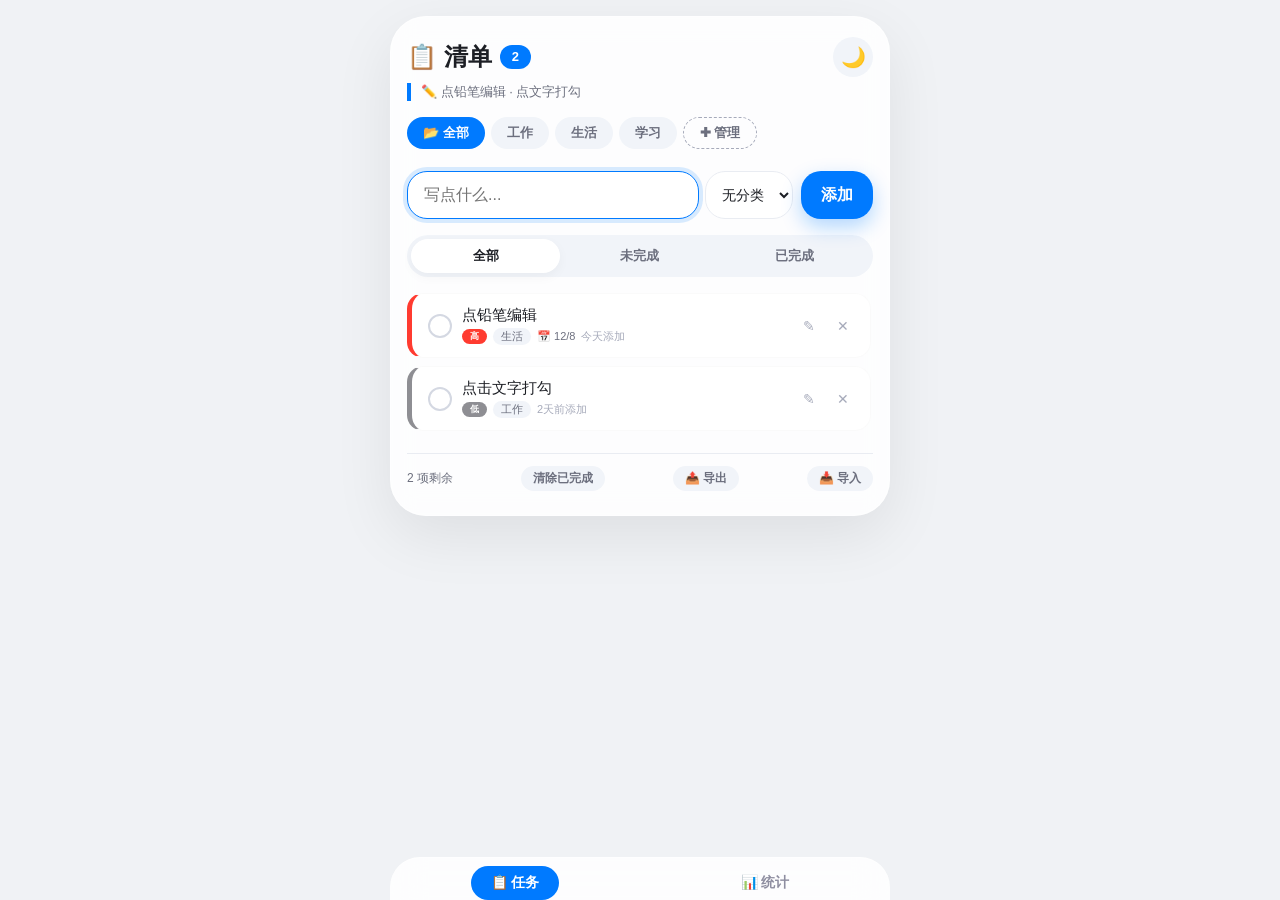
<file: deepseek_html_20260712_012f3e.html>
<!DOCTYPE html>
<html lang="zh" data-theme="light">
<head>
    <meta charset="UTF-8">
    <meta name="viewport" content="width=device-width, initial-scale=1.0, maximum-scale=1.0, user-scalable=no">
    <title>全能待办 · 统计增强</title>
    <style>
        /* ===== 基础样式 ===== */
        * {
            margin: 0;
            padding: 0;
            box-sizing: border-box;
            -webkit-tap-highlight-color: transparent;
        }
        body {
            font-family: -apple-system, "Segoe UI", Roboto, sans-serif;
            background: #f0f2f5;
            padding: 16px 12px 80px;
            transition: background 0.4s;
        }
        [data-theme="dark"] body {
            background: #121212;
            color: #f0f2f5;
        }
        .app {
            max-width: 500px;
            margin: 0 auto;
            background: rgba(255, 255, 255, 0.85);
            backdrop-filter: blur(12px);
            border-radius: 36px;
            padding: 20px 16px 24px;
            box-shadow: 0 20px 60px rgba(0, 0, 0, 0.08);
            border: 1px solid rgba(255, 255, 255, 0.5);
            transition: background 0.4s;
        }
        [data-theme="dark"] .app {
            background: rgba(30, 30, 35, 0.92);
            border-color: rgba(255, 255, 255, 0.05);
        }

        /* ===== 头部 ===== */
        .header {
            display: flex;
            justify-content: space-between;
            align-items: center;
            margin-bottom: 6px;
        }
        .header h1 {
            font-size: 24px;
            font-weight: 700;
            display: flex;
            align-items: center;
            gap: 8px;
            color: #1c1e24;
        }
        [data-theme="dark"] .header h1 {
            color: #f0f2f5;
        }
        .header h1 span {
            background: #007aff;
            color: white;
            font-size: 13px;
            padding: 0 12px;
            border-radius: 30px;
            line-height: 24px;
        }
        [data-theme="dark"] .header h1 span {
            background: #0a84ff;
        }
        .theme-toggle {
            background: #f1f4f9;
            border: none;
            width: 40px;
            height: 40px;
            border-radius: 30px;
            font-size: 20px;
            cursor: pointer;
            transition: transform 0.2s cubic-bezier(0.34, 1.56, 0.64, 1);
        }
        .theme-toggle:active {
            transform: scale(0.85);
        }
        [data-theme="dark"] .theme-toggle {
            background: #26262b;
        }
        .sub-head {
            color: #6c6f7e;
            font-size: 13px;
            margin-bottom: 16px;
            border-left: 4px solid #007aff;
            padding-left: 10px;
        }

        /* ===== 分类筛选 ===== */
        .category-filter {
            display: flex;
            gap: 6px;
            overflow-x: auto;
            padding-bottom: 10px;
            margin-bottom: 12px;
            flex-wrap: nowrap;
        }
        .category-filter button {
            padding: 6px 16px;
            border-radius: 30px;
            border: none;
            font-size: 13px;
            font-weight: 600;
            cursor: pointer;
            background: #f1f4f9;
            color: #6c6f7e;
            flex-shrink: 0;
            transition: background 0.2s, transform 0.15s cubic-bezier(0.34, 1.56, 0.64, 1);
        }
        .category-filter button:active {
            transform: scale(0.92);
        }
        .category-filter button.active {
            background: #007aff;
            color: white;
        }
        [data-theme="dark"] .category-filter button {
            background: #26262b;
            color: #a0a3b0;
        }
        [data-theme="dark"] .category-filter button.active {
            background: #0a84ff;
            color: white;
        }
        .category-filter .cat-add {
            background: transparent;
            border: 1px dashed #a6aaba;
            color: #6c6f7e;
        }

        /* ===== 输入区 ===== */
        .input-area {
            display: flex;
            gap: 8px;
            margin-bottom: 16px;
            flex-wrap: wrap;
        }
        .input-area .input-group {
            flex: 1;
            display: flex;
            gap: 6px;
            min-width: 200px;
        }
        .input-area input {
            flex: 1;
            padding: 14px 16px;
            border: 1px solid #e9ecf2;
            border-radius: 20px;
            font-size: 16px;
            outline: none;
            background: white;
            color: #1c1e24;
            transition: border-color 0.2s, box-shadow 0.2s;
        }
        .input-area input:focus {
            border-color: #007aff;
            box-shadow: 0 0 0 4px rgba(0, 122, 255, 0.15);
        }
        [data-theme="dark"] .input-area input {
            background: #26262b;
            border-color: #3a3a40;
            color: #f0f2f5;
        }
        .input-area select {
            padding: 14px 12px;
            border-radius: 20px;
            border: 1px solid #e9ecf2;
            background: white;
            font-size: 14px;
            outline: none;
            color: #1c1e24;
        }
        [data-theme="dark"] .input-area select {
            background: #26262b;
            border-color: #3a3a40;
            color: #f0f2f5;
        }
        .input-area .add-btn {
            padding: 0 20px;
            background: #007aff;
            border: none;
            border-radius: 20px;
            color: white;
            font-size: 16px;
            font-weight: 600;
            cursor: pointer;
            box-shadow: 0 8px 20px rgba(0, 122, 255, 0.3);
            transition: transform 0.15s cubic-bezier(0.34, 1.56, 0.64, 1), background 0.2s;
            white-space: nowrap;
        }
        .input-area .add-btn:active {
            transform: scale(0.92);
            background: #005bbf;
        }
        [data-theme="dark"] .input-area .add-btn {
            background: #0a84ff;
        }

        /* ===== 过滤栏 ===== */
        .filter-bar {
            display: flex;
            gap: 5px;
            background: #f1f4f9;
            padding: 4px;
            border-radius: 30px;
            margin-bottom: 16px;
        }
        [data-theme="dark"] .filter-bar {
            background: #26262b;
        }
        .filter-bar button {
            flex: 1;
            padding: 8px 0;
            border: none;
            border-radius: 30px;
            font-size: 13px;
            font-weight: 600;
            cursor: pointer;
            background: transparent;
            color: #6c6f7e;
            transition: background 0.2s, color 0.2s, transform 0.15s cubic-bezier(0.34, 1.56, 0.64, 1);
        }
        .filter-bar button:active {
            transform: scale(0.94);
        }
        .filter-bar button.active {
            background: white;
            color: #1c1e24;
            box-shadow: 0 4px 12px rgba(0, 0, 0, 0.04);
        }
        [data-theme="dark"] .filter-bar button.active {
            background: #1e1e23;
            color: #f0f2f5;
        }

        /* ===== 任务列表 ===== */
        .todo-list {
            list-style: none;
            margin-bottom: 14px;
            max-height: 40vh;
            overflow-y: auto;
            padding-right: 2px;
        }
        .todo-list::-webkit-scrollbar {
            width: 3px;
        }
        .todo-list::-webkit-scrollbar-thumb {
            background: #d0d4de;
            border-radius: 10px;
        }
        .todo-item {
            display: flex;
            align-items: center;
            gap: 10px;
            background: white;
            padding: 12px 12px 12px 16px;
            border-radius: 16px;
            margin-bottom: 8px;
            border: 1px solid rgba(0, 0, 0, 0.02);
            transition: transform 0.25s cubic-bezier(0.34, 1.56, 0.64, 1), background 0.2s;
            transform-origin: center;
        }
        .todo-item:active {
            transform: scale(0.97);
            background: #f8f9fc;
        }
        [data-theme="dark"] .todo-item {
            background: #1e1e23;
            border-color: rgba(255, 255, 255, 0.03);
        }
        .todo-item.priority-high {
            border-left: 5px solid #ff3b30;
        }
        .todo-item.priority-medium {
            border-left: 5px solid #ff9500;
        }
        .todo-item.priority-low {
            border-left: 5px solid #8e8e93;
        }
        .todo-item.due-soon {
            background: rgba(255, 59, 48, 0.06);
        }
        [data-theme="dark"] .todo-item.due-soon {
            background: rgba(255, 59, 48, 0.12);
        }
        .todo-check {
            width: 24px;
            height: 24px;
            border-radius: 50%;
            border: 2.5px solid #d4d8e2;
            background: white;
            display: flex;
            align-items: center;
            justify-content: center;
            flex-shrink: 0;
            cursor: pointer;
            transition: transform 0.3s cubic-bezier(0.34, 1.56, 0.64, 1), background 0.2s, border-color 0.2s;
        }
        .todo-check:active {
            transform: scale(0.7) rotate(-15deg);
        }
        [data-theme="dark"] .todo-check {
            border-color: #4a4a50;
            background: #2a2a30;
        }
        .todo-item.done .todo-check {
            background: #007aff;
            border-color: #007aff;
        }
        .todo-item.done .todo-check::after {
            content: "✓";
            color: white;
            font-size: 16px;
            font-weight: 700;
            display: block;
            animation: checkBounce 0.5s cubic-bezier(0.34, 1.56, 0.64, 1) forwards;
        }
        @keyframes checkBounce {
            0% {
                transform: scale(0) rotate(-30deg);
            }
            60% {
                transform: scale(1.3) rotate(5deg);
            }
            100% {
                transform: scale(1) rotate(0);
            }
        }
        .todo-content {
            flex: 1;
            display: flex;
            flex-direction: column;
            gap: 3px;
        }
        .todo-text {
            font-size: 15px;
            font-weight: 500;
            color: #1c1e24;
            word-break: break-word;
            cursor: pointer;
            transition: color 0.2s, text-decoration-color 0.3s;
            text-decoration: none;
            text-decoration-color: transparent;
        }
        [data-theme="dark"] .todo-text {
            color: #f0f2f5;
        }
        .todo-item.done .todo-text {
            text-decoration: line-through;
            text-decoration-color: #a6aaba;
            color: #a6aaba;
        }
        .todo-meta {
            display: flex;
            align-items: center;
            gap: 6px;
            flex-wrap: wrap;
            font-size: 11px;
            color: #6c6f7e;
        }
        [data-theme="dark"] .todo-meta {
            color: #a0a3b0;
        }
        .todo-priority-tag {
            font-size: 9px;
            font-weight: 700;
            padding: 1px 8px;
            border-radius: 20px;
            text-transform: uppercase;
        }
        .tag-high {
            background: #ff3b30;
            color: white;
        }
        .tag-medium {
            background: #ff9500;
            color: white;
        }
        .tag-low {
            background: #8e8e93;
            color: white;
        }
        [data-theme="dark"] .tag-low {
            background: #5a5a60;
        }
        .todo-category-tag {
            background: #f1f4f9;
            padding: 1px 8px;
            border-radius: 20px;
        }
        [data-theme="dark"] .todo-category-tag {
            background: #26262b;
        }
        .todo-due.overdue {
            color: #ff3b30;
            font-weight: 600;
        }
        .todo-created {
            color: #a6aaba;
        }
        .todo-actions {
            display: flex;
            gap: 4px;
        }
        .todo-actions button {
            width: 30px;
            height: 30px;
            border-radius: 50%;
            border: none;
            background: transparent;
            color: #a6aaba;
            font-size: 14px;
            cursor: pointer;
            transition: transform 0.15s cubic-bezier(0.34, 1.56, 0.64, 1), background 0.15s, color 0.15s;
        }
        .todo-actions .edit-btn:active {
            transform: scale(0.75);
            background: #e8ecf5;
            color: #007aff;
        }
        .todo-actions .delete-btn:active {
            transform: scale(0.75);
            background: #fee2e2;
            color: #ef4444;
        }

        /* ===== 底部状态栏 ===== */
        .footer-stats {
            display: flex;
            flex-wrap: wrap;
            align-items: center;
            justify-content: space-between;
            padding-top: 12px;
            border-top: 1px solid #e9ecf2;
            font-size: 12px;
            color: #6c6f7e;
        }
        [data-theme="dark"] .footer-stats {
            border-color: #3a3a40;
        }
        .footer-stats button {
            background: #f1f4f9;
            border: none;
            padding: 4px 12px;
            border-radius: 30px;
            font-size: 12px;
            font-weight: 600;
            color: #6c6f7e;
            cursor: pointer;
            transition: transform 0.15s cubic-bezier(0.34, 1.56, 0.64, 1), background 0.2s;
        }
        .footer-stats button:active {
            transform: scale(0.92);
        }
        [data-theme="dark"] .footer-stats button {
            background: #26262b;
            color: #a0a3b0;
        }
        #fileInput {
            display: none;
        }

        /* ===== 底部 Tab ===== */
        .bottom-tabs {
            position: fixed;
            bottom: 0;
            left: 0;
            right: 0;
            display: flex;
            background: rgba(255, 255, 255, 0.85);
            backdrop-filter: blur(16px);
            border-top: 1px solid rgba(255, 255, 255, 0.5);
            padding: 8px 0 env(safe-area-inset-bottom);
            justify-content: space-around;
            z-index: 100;
            max-width: 500px;
            margin: 0 auto;
            border-radius: 30px 30px 0 0;
            transition: background 0.4s, border 0.4s;
        }
        [data-theme="dark"] .bottom-tabs {
            background: rgba(30, 30, 35, 0.92);
            border-color: rgba(255, 255, 255, 0.05);
        }
        .bottom-tabs button {
            background: none;
            border: none;
            padding: 8px 20px;
            font-size: 14px;
            font-weight: 600;
            color: #8e8ea0;
            cursor: pointer;
            border-radius: 30px;
            transition: background 0.2s, color 0.2s, transform 0.2s cubic-bezier(0.34, 1.56, 0.64, 1);
        }
        .bottom-tabs button:active {
            transform: scale(0.9);
        }
        .bottom-tabs button.active {
            background: #007aff;
            color: white;
        }
        [data-theme="dark"] .bottom-tabs button.active {
            background: #0a84ff;
        }

        /* ===== 统计页面 ===== */
        .page-stats {
            display: none;
            padding: 4px 0 12px;
        }
        .page-stats.active {
            display: block;
        }

        /* 统计卡片网格 */
        .stats-grid {
            display: grid;
            grid-template-columns: 1fr 1fr 1fr;
            gap: 8px;
            margin-bottom: 16px;
        }
        .stats-card {
            background: white;
            padding: 12px 8px;
            border-radius: 16px;
            text-align: center;
            border: 1px solid rgba(0, 0, 0, 0.02);
            transition: transform 0.2s cubic-bezier(0.34, 1.56, 0.64, 1);
        }
        .stats-card:active {
            transform: scale(0.96);
        }
        [data-theme="dark"] .stats-card {
            background: #1e1e23;
            border-color: rgba(255, 255, 255, 0.03);
        }
        .stats-card .number {
            font-size: 22px;
            font-weight: 700;
            color: #1c1e24;
            line-height: 1.2;
        }
        [data-theme="dark"] .stats-card .number {
            color: #f0f2f5;
        }
        .stats-card .number.primary {
            color: #007aff;
        }
        .stats-card .number.danger {
            color: #ef4444;
        }
        .stats-card .number.success {
            color: #34c759;
        }
        .stats-card .number.orange {
            color: #ff9500;
        }
        .stats-card .label {
            font-size: 11px;
            color: #6c6f7e;
            margin-top: 2px;
        }
        .stats-card .sub-label {
            font-size: 9px;
            color: #a6aaba;
        }

        /* 日历 + 图表双栏布局 */
        .stats-double {
            display: grid;
            grid-template-columns: 1fr 1fr;
            gap: 12px;
            margin-bottom: 14px;
        }
        .stats-box {
            background: white;
            border-radius: 18px;
            padding: 14px 12px;
            border: 1px solid rgba(0, 0, 0, 0.02);
        }
        [data-theme="dark"] .stats-box {
            background: #1e1e23;
            border-color: rgba(255, 255, 255, 0.03);
        }
        .stats-box .box-title {
            font-size: 13px;
            font-weight: 600;
            color: #1c1e24;
            margin-bottom: 10px;
            display: flex;
            justify-content: space-between;
            align-items: center;
        }
        [data-theme="dark"] .stats-box .box-title {
            color: #f0f2f5;
        }
        .stats-box .box-title .nav-btn {
            background: #f1f4f9;
            border: none;
            border-radius: 30px;
            padding: 2px 10px;
            font-size: 14px;
            cursor: pointer;
            color: #6c6f7e;
            transition: background 0.2s;
        }
        .stats-box .box-title .nav-btn:active {
            transform: scale(0.92);
        }
        [data-theme="dark"] .stats-box .box-title .nav-btn {
            background: #26262b;
            color: #a0a3b0;
        }

        /* ===== 日历组件 ===== */
        .calendar-grid {
            display: grid;
            grid-template-columns: repeat(7, 1fr);
            gap: 2px;
        }
        .calendar-grid .weekday {
            text-align: center;
            font-size: 10px;
            font-weight: 600;
            color: #a6aaba;
            padding: 4px 0;
        }
        .calendar-grid .day {
            aspect-ratio: 1/1;
            display: flex;
            align-items: center;
            justify-content: center;
            font-size: 12px;
            font-weight: 500;
            color: #1c1e24;
            border-radius: 30px;
            cursor: pointer;
            transition: transform 0.15s, background 0.2s;
            position: relative;
        }
        [data-theme="dark"] .calendar-grid .day {
            color: #f0f2f5;
        }
        .calendar-grid .day:active {
            transform: scale(0.85);
        }
        .calendar-grid .day.other-month {
            color: #c0c4ce;
        }
        .calendar-grid .day.today {
            border: 2px solid #007aff;
            font-weight: 700;
        }
        /* 完成率颜色标记 */
        .calendar-grid .day.rate-none {
            background: transparent;
        }
        .calendar-grid .day.rate-0 {
            background: rgba(239, 68, 68, 0.15);
            color: #ef4444;
        }
        .calendar-grid .day.rate-1 {
            background: rgba(239, 68, 68, 0.25);
            color: #ef4444;
        }
        .calendar-grid .day.rate-2 {
            background: rgba(255, 149, 0, 0.2);
        }
        .calendar-grid .day.rate-3 {
            background: rgba(52, 199, 89, 0.15);
        }
        .calendar-grid .day.rate-4 {
            background: rgba(52, 199, 89, 0.35);
        }
        .calendar-grid .day.rate-5 {
            background: rgba(52, 199, 89, 0.55);
        }
        .calendar-grid .day .dot {
            position: absolute;
            bottom: 2px;
            width: 4px;
            height: 4px;
            border-radius: 50%;
            background: #007aff;
        }
        .calendar-grid .day .dot.overdue-dot {
            background: #ef4444;
        }

        /* ===== 柱状图 ===== */
        .chart-bars {
            display: flex;
            align-items: flex-end;
            justify-content: space-around;
            height: 80px;
            padding-top: 6px;
            gap: 4px;
        }
        .chart-bar-wrap {
            display: flex;
            flex-direction: column;
            align-items: center;
            flex: 1;
            height: 100%;
            justify-content: flex-end;
        }
        .chart-bar {
            width: 100%;
            max-width: 24px;
            border-radius: 4px 4px 0 0;
            background: #007aff;
            min-height: 2px;
            transition: height 0.5s cubic-bezier(0.34, 1.56, 0.64, 1);
        }
        .chart-bar-label {
            font-size: 8px;
            color: #a6aaba;
            margin-top: 3px;
        }

        /* ===== 饼图（简化版：用色块列表代替） ===== */
        .pie-legend {
            display: flex;
            flex-direction: column;
            gap: 4px;
            padding: 2px 0;
        }
        .pie-legend .item {
            display: flex;
            align-items: center;
            gap: 8px;
            font-size: 12px;
            color: #1c1e24;
        }
        [data-theme="dark"] .pie-legend .item {
            color: #f0f2f5;
        }
        .pie-legend .color {
            width: 12px;
            height: 12px;
            border-radius: 4px;
            flex-shrink: 0;
        }
        .pie-legend .count {
            margin-left: auto;
            color: #6c6f7e;
            font-size: 11px;
        }

        /* ===== 点击日历弹出日详情 ===== */
        .day-detail-modal {
            position: fixed;
            top: 0;
            left: 0;
            right: 0;
            bottom: 0;
            background: rgba(0, 0, 0, 0.4);
            backdrop-filter: blur(6px);
            display: none;
            justify-content: center;
            align-items: center;
            z-index: 300;
            padding: 20px;
        }
        .day-detail-modal.active {
            display: flex;
        }
        .day-detail-modal .card {
            background: white;
            border-radius: 28px;
            padding: 24px 20px;
            max-width: 400px;
            width: 100%;
            max-height: 70vh;
            overflow-y: auto;
            animation: slideUp 0.35s cubic-bezier(0.34, 1.56, 0.64, 1) forwards;
        }
        [data-theme="dark"] .day-detail-modal .card {
            background: #1e1e23;
        }
        @keyframes slideUp {
            0% {
                transform: translateY(30px);
                opacity: 0;
            }
            100% {
                transform: translateY(0);
                opacity: 1;
            }
        }
        .day-detail-modal .card h3 {
            font-size: 18px;
            margin-bottom: 12px;
            color: #1c1e24;
            display: flex;
            justify-content: space-between;
            align-items: center;
        }
        [data-theme="dark"] .day-detail-modal .card h3 {
            color: #f0f2f5;
        }
        .day-detail-modal .card .close-btn {
            background: #f1f4f9;
            border: none;
            border-radius: 30px;
            padding: 4px 14px;
            font-size: 14px;
            cursor: pointer;
        }
        [data-theme="dark"] .day-detail-modal .card .close-btn {
            background: #26262b;
            color: #f0f2f5;
        }
        .day-detail-modal .task-item {
            padding: 8px 12px;
            border-radius: 12px;
            background: #f8f9fc;
            margin-bottom: 6px;
            display: flex;
            align-items: center;
            gap: 10px;
            font-size: 14px;
            color: #1c1e24;
        }
        [data-theme="dark"] .day-detail-modal .task-item {
            background: #26262b;
            color: #f0f2f5;
        }
        .day-detail-modal .task-item.done {
            text-decoration: line-through;
            color: #a6aaba;
        }
        .day-detail-modal .empty-tip {
            text-align: center;
            color: #a6aaba;
            padding: 20px 0;
        }

        /* ===== 编辑弹窗 ===== */
        .modal-overlay {
            position: fixed;
            top: 0;
            left: 0;
            right: 0;
            bottom: 0;
            background: rgba(0, 0, 0, 0.4);
            backdrop-filter: blur(6px);
            display: none;
            justify-content: center;
            align-items: flex-end;
            z-index: 999;
        }
        .modal-overlay.active {
            display: flex;
            animation: fadeIn 0.3s ease;
        }
        @keyframes fadeIn {
            from {
                opacity: 0;
            }
            to {
                opacity: 1;
            }
        }
        .modal-card {
            background: white;
            border-radius: 32px 32px 0 0;
            padding: 24px 20px 34px;
            width: 100%;
            max-width: 500px;
            transform: translateY(100%);
            opacity: 0;
            transition: transform 0.4s cubic-bezier(0.34, 1.56, 0.64, 1), opacity 0.3s ease;
        }
        .modal-overlay.active .modal-card {
            transform: translateY(0);
            opacity: 1;
        }
        [data-theme="dark"] .modal-card {
            background: #1e1e23;
        }
        .modal-card h2 {
            font-size: 19px;
            margin-bottom: 16px;
            text-align: center;
        }
        .modal-card label {
            display: block;
            font-size: 13px;
            font-weight: 600;
            margin: 10px 0 4px;
            color: #6c6f7e;
        }
        .modal-card input,
        .modal-card select {
            width: 100%;
            padding: 12px 14px;
            border-radius: 16px;
            border: 1px solid #e9ecf2;
            background: white;
            font-size: 15px;
            outline: none;
            transition: border-color 0.2s;
        }
        .modal-card input:focus,
        .modal-card select:focus {
            border-color: #007aff;
            box-shadow: 0 0 0 4px rgba(0, 122, 255, 0.15);
        }
        [data-theme="dark"] .modal-card input,
        [data-theme="dark"] .modal-card select {
            background: #26262b;
            border-color: #3a3a40;
            color: #f0f2f5;
        }
        .modal-actions {
            display: flex;
            gap: 12px;
            margin-top: 20px;
        }
        .modal-actions button {
            flex: 1;
            padding: 14px 0;
            border-radius: 20px;
            border: none;
            font-size: 16px;
            font-weight: 600;
            cursor: pointer;
            transition: transform 0.15s cubic-bezier(0.34, 1.56, 0.64, 1);
        }
        .modal-actions button:active {
            transform: scale(0.92);
        }
        .modal-actions .btn-cancel {
            background: #f1f4f9;
            color: #6c6f7e;
        }
        .modal-actions .btn-save {
            background: #007aff;
            color: white;
        }
        [data-theme="dark"] .modal-actions .btn-cancel {
            background: #26262b;
            color: #a0a3b0;
        }
        [data-theme="dark"] .modal-actions .btn-save {
            background: #0a84ff;
        }
        .empty-state {
            text-align: center;
            padding: 20px 0;
            color: #a6aaba;
        }
        .category-mgr .cat-item {
            display: flex;
            justify-content: space-between;
            padding: 10px 12px;
            background: #f1f4f9;
            border-radius: 12px;
            margin-bottom: 6px;
        }
        [data-theme="dark"] .category-mgr .cat-item {
            background: #26262b;
        }
        .category-mgr .add-cat-form {
            display: flex;
            gap: 8px;
            margin-top: 10px;
        }
        .category-mgr .add-cat-form input {
            flex: 1;
            padding: 10px 12px;
            border-radius: 14px;
            border: 1px solid #e9ecf2;
            background: white;
            outline: none;
        }
        [data-theme="dark"] .category-mgr .add-cat-form input {
            background: #26262b;
            border-color: #3a3a40;
            color: #f0f2f5;
        }
        .category-mgr .add-cat-form button {
            padding: 10px 18px;
            background: #007aff;
            border: none;
            border-radius: 14px;
            color: white;
            font-weight: 600;
            cursor: pointer;
            transition: transform 0.15s;
        }
        .category-mgr .add-cat-form button:active {
            transform: scale(0.92);
        }
        [data-theme="dark"] .category-mgr .add-cat-form button {
            background: #0a84ff;
        }
    </style>
</head>
<body>

    <div class="app">
        <!-- 头部 -->
        <div class="header">
            <h1>📋 清单 <span id="countBadge">0</span></h1>
            <button class="theme-toggle" id="themeToggle">🌙</button>
        </div>
        <div class="sub-head">✏️ 点铅笔编辑 · 点文字打勾</div>

        <!-- ===== 任务列表页 ===== -->
        <div id="pageList">
            <div class="category-filter" id="categoryFilter"></div>
            <div class="input-area">
                <div class="input-group">
                    <input type="text" id="todoInput" placeholder="写点什么..." autofocus>
                    <select id="todoCategory"><option value="">无分类</option></select>
                </div>
                <button class="add-btn" id="addBtn">添加</button>
            </div>
            <div class="filter-bar">
                <button class="active" data-filter="all">全部</button>
                <button data-filter="active">未完成</button>
                <button data-filter="completed">已完成</button>
            </div>
            <ul class="todo-list" id="todoList"></ul>
            <div class="footer-stats">
                <span id="leftCount">0 项剩余</span>
                <button id="clearCompleted">清除已完成</button>
                <button id="exportBtn">📤 导出</button>
                <button id="importBtn">📥 导入</button>
                <input type="file" id="fileInput" accept=".json">
            </div>
        </div>

        <!-- ===== 统计页面（增强版） ===== -->
        <div class="page-stats" id="pageStats">
            <!-- 核心数据卡片 -->
            <div class="stats-grid">
                <div class="stats-card">
                    <div class="number primary" id="statTotal">0</div>
                    <div class="label">总任务</div>
                </div>
                <div class="stats-card">
                    <div class="number success" id="statRate">0%</div>
                    <div class="label">完成率</div>
                </div>
                <div class="stats-card">
                    <div class="number orange" id="statStreak">0</div>
                    <div class="label">连续打卡 <span class="sub-label">天</span></div>
                </div>
                <div class="stats-card">
                    <div class="number" id="statMonthDone">0</div>
                    <div class="label">本月完成</div>
                </div>
                <div class="stats-card">
                    <div class="number danger" id="statOverdue">0</div>
                    <div class="label">逾期未完成</div>
                </div>
                <div class="stats-card">
                    <div class="number" id="statCategories">0</div>
                    <div class="label">分类数</div>
                </div>
            </div>

            <!-- 日历 + 饼图 双栏 -->
            <div class="stats-double">
                <!-- 日历 -->
                <div class="stats-box">
                    <div class="box-title">
                        <span>📅 日历</span>
                        <span>
                            <button class="nav-btn" id="calPrev">‹</button>
                            <span id="calMonthLabel" style="font-size:13px;font-weight:600;min-width:60px;display:inline-block;text-align:center;">1月</span>
                            <button class="nav-btn" id="calNext">›</button>
                        </span>
                    </div>
                    <div class="calendar-grid" id="calendarGrid"></div>
                </div>

                <!-- 分类饼图（色块列表） -->
                <div class="stats-box">
                    <div class="box-title">
                        <span>🎯 分类占比</span>
                    </div>
                    <div class="pie-legend" id="pieLegend">
                        <div style="color:#a6aaba;font-size:12px;text-align:center;padding:10px 0;">暂无数据</div>
                    </div>
                </div>
            </div>

            <!-- 柱状图（周完成率） -->
            <div class="stats-box" style="margin-bottom:14px;">
                <div class="box-title">
                    <span>📊 本周完成率</span>
                    <span style="font-size:11px;color:#a6aaba;">近7天</span>
                </div>
                <div class="chart-bars" id="weekChart"></div>
            </div>
        </div>
    </div>

    <!-- ===== 底部 Tab ===== -->
    <div class="bottom-tabs">
        <button class="active" data-tab="list">📋 任务</button>
        <button data-tab="stats">📊 统计</button>
    </div>

    <!-- ===== 编辑弹窗 ===== -->
    <div class="modal-overlay" id="editModal">
        <div class="modal-card">
            <h2>✏️ 编辑任务</h2>
            <label>任务内容</label>
            <input type="text" id="editText" placeholder="修改内容...">
            <label>优先级</label>
            <select id="editPriority">
                <option value="low">低</option>
                <option value="medium" selected>中</option>
                <option value="high">高</option>
            </select>
            <label>截止日期</label>
            <input type="date" id="editDue">
            <label>分类</label>
            <select id="editCategory"></select>
            <label>重复</label>
            <select id="editRepeat">
                <option value="none">不重复</option>
                <option value="daily">每日</option>
                <option value="weekly">每周</option>
                <option value="monthly">每月</option>
            </select>
            <div class="modal-actions">
                <button class="btn-cancel" id="editCancel">取消</button>
                <button class="btn-save" id="editSave">保存</button>
            </div>
        </div>
    </div>

    <!-- ===== 分类管理弹窗 ===== -->
    <div class="modal-overlay" id="categoryModal">
        <div class="modal-card">
            <h2>📂 分类管理</h2>
            <div class="category-mgr" id="categoryManager"></div>
            <div style="text-align:center;margin-top:16px;">
                <button class="btn-cancel" id="closeCategoryModal" style="padding:10px 30px;border:none;border-radius:30px;cursor:pointer;background:#f1f4f9;color:#6c6f7e;">关闭</button>
            </div>
        </div>
    </div>

    <!-- ===== 日详情弹窗 ===== -->
    <div class="day-detail-modal" id="dayDetailModal">
        <div class="card">
            <h3>
                <span id="dayDetailTitle">📅 1月1日</span>
                <button class="close-btn" id="dayDetailClose">✕ 关闭</button>
            </h3>
            <div id="dayDetailList"></div>
        </div>
    </div>

    <script>
        // ============================================================
        // 1. 数据与状态
        // ============================================================
        var todos = [];
        var categories = ['工作', '生活', '学习'];
        var currentFilter = 'all';
        var currentCategory = 'all';
        var editingId = null;
        var currentTab = 'list';

        // 日历状态
        var calYear = new Date().getFullYear();
        var calMonth = new Date().getMonth();

        // DOM 引用
        var inputEl = document.getElementById('todoInput');
        var todoCategorySelect = document.getElementById('todoCategory');
        var addBtn = document.getElementById('addBtn');
        var listEl = document.getElementById('todoList');
        var filterBtns = document.querySelectorAll('.filter-bar button');
        var leftCountEl = document.getElementById('leftCount');
        var countBadge = document.getElementById('countBadge');
        var clearBtn = document.getElementById('clearCompleted');
        var themeToggle = document.getElementById('themeToggle');

        var modal = document.getElementById('editModal');
        var editText = document.getElementById('editText');
        var editPriority = document.getElementById('editPriority');
        var editDue = document.getElementById('editDue');
        var editCategory = document.getElementById('editCategory');
        var editRepeat = document.getElementById('editRepeat');
        var editCancel = document.getElementById('editCancel');
        var editSave = document.getElementById('editSave');

        var exportBtn = document.getElementById('exportBtn');
        var importBtn = document.getElementById('importBtn');
        var fileInput = document.getElementById('fileInput');
        var categoryFilter = document.getElementById('categoryFilter');
        var categoryModal = document.getElementById('categoryModal');
        var categoryManager = document.getElementById('categoryManager');
        var closeCategoryModalBtn = document.getElementById('closeCategoryModal');

        // 统计元素
        var statTotal = document.getElementById('statTotal');
        var statRate = document.getElementById('statRate');
        var statStreak = document.getElementById('statStreak');
        var statMonthDone = document.getElementById('statMonthDone');
        var statOverdue = document.getElementById('statOverdue');
        var statCategories = document.getElementById('statCategories');

        var calendarGrid = document.getElementById('calendarGrid');
        var calMonthLabel = document.getElementById('calMonthLabel');
        var calPrev = document.getElementById('calPrev');
        var calNext = document.getElementById('calNext');
        var pieLegend = document.getElementById('pieLegend');
        var weekChart = document.getElementById('weekChart');

        var dayDetailModal = document.getElementById('dayDetailModal');
        var dayDetailTitle = document.getElementById('dayDetailTitle');
        var dayDetailList = document.getElementById('dayDetailList');
        var dayDetailClose = document.getElementById('dayDetailClose');

        var tabButtons = document.querySelectorAll('.bottom-tabs button');
        var pageList = document.getElementById('pageList');
        var pageStats = document.getElementById('pageStats');

        // ============================================================
        // 2. 主题
        // ============================================================
        function setTheme(theme) {
            document.documentElement.setAttribute('data-theme', theme);
            localStorage.setItem('todo_theme', theme);
            themeToggle.textContent = theme === 'dark' ? '☀️' : '🌙';
        }

        function toggleTheme() {
            var current = document.documentElement.getAttribute('data-theme');
            setTheme(current === 'dark' ? 'light' : 'dark');
        }
        var savedTheme = localStorage.getItem('todo_theme');
        if (savedTheme) setTheme(savedTheme);
        else if (window.matchMedia && window.matchMedia('(prefers-color-scheme: dark)').matches) setTheme('dark');
        themeToggle.addEventListener('click', toggleTheme);

        // ============================================================
        // 3. 数据持久化
        // ============================================================
        function loadData() {
            try {
                var catRaw = localStorage.getItem('todo_categories');
                if (catRaw) {
                    var parsed = JSON.parse(catRaw);
                    if (Array.isArray(parsed) && parsed.length) categories = parsed;
                }
                var raw = localStorage.getItem('todos_v3');
                if (raw) {
                    todos = JSON.parse(raw);
                    todos = todos.map(function(t) {
                        return {
                            id: String(t.id || Date.now() + Math.random()),
                            text: t.text || '',
                            done: t.done || false,
                            priority: t.priority || 'medium',
                            due: t.due || null,
                            createdAt: t.createdAt || new Date().toISOString(),
                            completedAt: t.completedAt || null,
                            category: t.category || null,
                            repeat: t.repeat || 'none'
                        };
                    });
                } else {
                    var old = localStorage.getItem('todos_v2');
                    if (old) {
                        var oldTodos = JSON.parse(old);
                        todos = oldTodos.map(function(t) {
                            return {
                                id: String(t.id || Date.now() + Math.random()),
                                text: t.text || '',
                                done: t.done || false,
                                priority: t.priority || 'medium',
                                due: t.due || null,
                                createdAt: new Date().toISOString(),
                                completedAt: null,
                                category: null,
                                repeat: 'none'
                            };
                        });
                        localStorage.removeItem('todos_v2');
                    } else {
                        todos = [
                            { id: '1', text: '点击文字打勾', done: false, priority: 'low', due: null,
                                createdAt: new Date(Date.now() - 86400000 * 2).toISOString(), completedAt: null,
                                category: '工作', repeat: 'none' },
                            { id: '2', text: '点铅笔编辑', done: false, priority: 'high', due: new Date(Date.now() +
                                    86400000 * 3).toISOString().slice(0, 10),
                                createdAt: new Date().toISOString(), completedAt: null, category: '生活', repeat: 'none' }
                        ];
                    }
                }
            } catch (e) {
                console.error('加载数据失败', e);
                todos = [];
            }
            render();
        }

        function saveData() {
            localStorage.setItem('todos_v3', JSON.stringify(todos));
            localStorage.setItem('todo_categories', JSON.stringify(categories));
        }

        // ============================================================
        // 4. 辅助函数
        // ============================================================
        function escapeHtml(text) {
            var div = document.createElement('div');
            div.textContent = text;
            return div.innerHTML;
        }

        function formatDate(dateStr) {
            if (!dateStr) return '';
            var d = new Date(dateStr + 'T00:00:00');
            return (d.getMonth() + 1) + '/' + d.getDate();
        }

        function isOverdue(dateStr) {
            if (!dateStr) return false;
            var today = new Date();
            today.setHours(0, 0, 0, 0);
            var due = new Date(dateStr + 'T00:00:00');
            return due < today;
        }

        function isDueSoon(dateStr) {
            if (!dateStr) return false;
            var today = new Date();
            today.setHours(0, 0, 0, 0);
            var due = new Date(dateStr + 'T00:00:00');
            var diff = (due - today) / (1000 * 60 * 60 * 24);
            return diff >= 0 && diff <= 2;
        }

        function timeAgo(isoStr) {
            if (!isoStr) return '';
            var diff = Date.now() - new Date(isoStr).getTime();
            var days = Math.floor(diff / 86400000);
            if (days === 0) return '今天';
            if (days === 1) return '昨天';
            if (days < 7) return days + '天前';
            if (days < 30) return Math.floor(days / 7) + '周前';
            return Math.floor(days / 30) + '月前';
        }

        function isThisWeek(isoStr) {
            if (!isoStr) return false;
            var now = new Date();
            var startOfWeek = new Date(now);
            startOfWeek.setDate(now.getDate() - now.getDay());
            startOfWeek.setHours(0, 0, 0, 0);
            var date = new Date(isoStr);
            return date >= startOfWeek && date <= now;
        }

        function addDays(dateStr, days) {
            var d = new Date(dateStr + 'T00:00:00');
            d.setDate(d.getDate() + days);
            return d.toISOString().slice(0, 10);
        }

        function addMonths(dateStr, months) {
            var d = new Date(dateStr + 'T00:00:00');
            d.setMonth(d.getMonth() + months);
            return d.toISOString().slice(0, 10);
        }

        function getDateKey(date) {
            var d = new Date(date);
            d.setHours(0, 0, 0, 0);
            return d.toISOString().slice(0, 10);
        }

        function getTodayKey() {
            return getDateKey(new Date());
        }

        function getTasksForDate(dateKey) {
            return todos.filter(function(t) {
                var created = t.createdAt ? t.createdAt.slice(0, 10) : null;
                var completed = t.completedAt ? t.completedAt.slice(0, 10) : null;
                // 如果是已完成任务，看完成日期；未完成任务看创建日期
                if (t.done && completed === dateKey) return true;
                if (!t.done && created === dateKey) return true;
                return false;
            });
        }

        function getCompletionRateForDate(dateKey) {
            var tasks = getTasksForDate(dateKey);
            if (tasks.length === 0) return -1; // 无任务
            var done = tasks.filter(function(t) { return t.done; }).length;
            return done / tasks.length;
        }

        // ============================================================
        // 5. 渲染
        // ============================================================
        function populateCategorySelects() {
            var selects = [todoCategorySelect, editCategory];
            selects.forEach(function(sel) {
                if (!sel) return;
                var currentVal = sel.value;
                sel.innerHTML = '<option value="">无分类</option>';
                categories.forEach(function(c) {
                    var opt = document.createElement('option');
                    opt.value = c;
                    opt.textContent = c;
                    sel.appendChild(opt);
                });
                if (currentVal && categories.indexOf(currentVal) !== -1) sel.value = currentVal;
            });
        }

        function getFilteredAndSorted() {
            var filtered = [];
            if (currentFilter === 'all') filtered = todos.slice();
            else if (currentFilter === 'active') filtered = todos.filter(function(t) { return !t.done; });
            else if (currentFilter === 'completed') filtered = todos.filter(function(t) { return t.done; });
            if (currentCategory !== 'all') {
                filtered = filtered.filter(function(t) { return t.category === currentCategory; });
            }
            var priorityOrder = { high: 0, medium: 1, low: 2 };
            filtered.sort(function(a, b) {
                if (priorityOrder[a.priority] !== priorityOrder[b.priority]) {
                    return priorityOrder[a.priority] - priorityOrder[b.priority];
                }
                if (a.due && !b.due) return -1;
                if (!a.due && b.due) return 1;
                if (a.due && b.due) return new Date(a.due) - new Date(b.due);
                return 0;
            });
            return filtered;
        }

        var currentRenderedIds = [];

        function render() {
            populateCategorySelects();

            // 分类筛选按钮
            var catHtml = '<button class="cat-btn active" data-cat="all">📂 全部</button>';
            categories.forEach(function(c) {
                var active = (currentCategory === c) ? 'active' : '';
                catHtml += '<button class="cat-btn ' + active + '" data-cat="' + escapeHtml(c) + '">' + escapeHtml(c) +
                    '</button>';
            });
            catHtml += '<button class="cat-add" id="manageCategoriesBtn">✚ 管理</button>';
            categoryFilter.innerHTML = catHtml;
            var catBtns = categoryFilter.querySelectorAll('.cat-btn');
            catBtns.forEach(function(btn) {
                btn.addEventListener('click', function() {
                    currentCategory = this.getAttribute('data-cat');
                    render();
                });
            });
            var manageBtn = document.getElementById('manageCategoriesBtn');
            if (manageBtn) manageBtn.addEventListener('click', openCategoryModal);

            // 任务列表
            var filtered = getFilteredAndSorted();
            var left = todos.filter(function(t) { return !t.done; }).length;
            var total = todos.length;
            var newIds = filtered.map(function(t) { return t.id; });
            var removedIds = currentRenderedIds.filter(function(id) { return newIds.indexOf(id) === -1; });
            currentRenderedIds = newIds;

            if (filtered.length === 0) {
                var msg = '🥳 太干净了！';
                if (currentFilter === 'active') msg = '🎉 全部搞定！';
                if (currentFilter === 'completed') msg = '📭 暂无已完成';
                listEl.innerHTML = '<div class="empty-state">' + msg + '</div>';
            } else {
                var html = '';
                filtered.forEach(function(t) {
                    var doneClass = t.done ? 'done' : '';
                    var priorityClass = 'priority-' + t.priority;
                    var dueSoonClass = (!t.done && isDueSoon(t.due)) ? 'due-soon' : '';
                    var overdueClass = (!t.done && isOverdue(t.due)) ? 'overdue' : '';
                    var priorityLabel = { high: '高', medium: '中', low: '低' } [t.priority] || '中';
                    var tagClass = 'tag-' + t.priority;
                    var dueHtml = '';
                    if (t.due) {
                        var label = isOverdue(t.due) ? '⚠️ 已逾期' : '📅';
                        dueHtml = '<span class="todo-due ' + overdueClass + '">' + label + ' ' + formatDate(t.due) +
                            '</span>';
                    }
                    var repeatIcon = '';
                    if (t.repeat === 'daily') repeatIcon = '🔄每日';
                    else if (t.repeat === 'weekly') repeatIcon = '🔄每周';
                    else if (t.repeat === 'monthly') repeatIcon = '🔄每月';
                    var createdHtml = '<span class="todo-created">' + timeAgo(t.createdAt) + '添加</span>';

                    html += '<li class="todo-item ' + doneClass + ' ' + priorityClass + ' ' + dueSoonClass +
                        '" data-id="' + t.id + '">';
                    html += '<div class="todo-check" data-action="toggle"></div>';
                    html += '<div class="todo-content">';
                    html += '<div class="todo-text" data-action="toggle">' + escapeHtml(t.text) + '</div>';
                    html += '<div class="todo-meta">';
                    html += '<span class="todo-priority-tag ' + tagClass + '">' + priorityLabel + '</span>';
                    if (t.category) html += '<span class="todo-category-tag">' + escapeHtml(t.category) + '</span>';
                    html += dueHtml;
                    if (repeatIcon) html += '<span>' + repeatIcon + '</span>';
                    html += createdHtml;
                    html += '</div></div>';
                    html += '<div class="todo-actions">';
                    html += '<button class="edit-btn" data-action="edit">✎</button>';
                    html += '<button class="delete-btn" data-action="delete">✕</button>';
                    html += '</div></li>';
                });
                listEl.innerHTML = html;
                var items = listEl.querySelectorAll('.todo-item');
                items.forEach(function(item) {
                    var id = item.getAttribute('data-id');
                    if (removedIds.indexOf(id) === -1 && currentRenderedIds.indexOf(id) !== -1) {
                        item.style.animation = 'none';
                        void item.offsetHeight;
                        item.style.animation =
                            'slideDown 0.4s cubic-bezier(0.34,1.56,0.64,1) forwards';
                        if (window._addingId && id === window._addingId) {
                            item.classList.add('adding');
                            window._addingId = null;
                        }
                    }
                });
            }

            leftCountEl.textContent = left + ' 项剩余';
            countBadge.textContent = total;

            filterBtns.forEach(function(btn) {
                var isActive = btn.getAttribute('data-filter') === currentFilter;
                if (isActive) btn.classList.add('active');
                else btn.classList.remove('active');
            });

            // 更新统计
            updateStats();
            updateCalendar();
            updatePieChart();
            updateWeekChart();

            saveData();
        }

        // ============================================================
        // 6. 统计更新
        // ============================================================
        function updateStats() {
            var total = todos.length;
            var done = todos.filter(function(t) { return t.done; }).length;
            var overdue = todos.filter(function(t) { return !t.done && t.due && isOverdue(t.due); }).length;
            var rate = total === 0 ? 0 : Math.round((done / total) * 100);

            // 本月完成数
            var now = new Date();
            var monthStart = new Date(now.getFullYear(), now.getMonth(), 1);
            var monthStartKey = monthStart.toISOString().slice(0, 10);
            var monthDone = todos.filter(function(t) {
                return t.done && t.completedAt && t.completedAt >= monthStartKey;
            }).length;

            // 连续打卡天数
            var streak = calcStreak();

            statTotal.textContent = total;
            statRate.textContent = rate + '%';
            statStreak.textContent = streak;
            statMonthDone.textContent = monthDone;
            statOverdue.textContent = overdue;
            statCategories.textContent = categories.length;
        }

        function calcStreak() {
            var today = new Date();
            today.setHours(0, 0, 0, 0);
            var streak = 0;
            for (var i = 0; i < 365; i++) {
                var d = new Date(today);
                d.setDate(d.getDate() - i);
                var key = d.toISOString().slice(0, 10);
                var rate = getCompletionRateForDate(key);
                // 有任务且完成率 >= 50% 算打卡成功，或者今天有任务
                if (i === 0) {
                    // 今天：只要有任务就算打卡
                    var tasksToday = getTasksForDate(key);
                    if (tasksToday.length > 0) {
                        streak++;
                        continue;
                    } else {
                        break;
                    }
                }
                if (rate >= 0.5 && rate !== -1) {
                    streak++;
                } else if (rate === -1) {
                    // 无任务，检查是否有任务存在（忽略空日）
                    continue;
                } else {
                    break;
                }
            }
            return streak;
        }

        // ============================================================
        // 7. 日历渲染
        // ============================================================
        function updateCalendar() {
            var firstDay = new Date(calYear, calMonth, 1).getDay();
            var daysInMonth = new Date(calYear, calMonth + 1, 0).getDate();
            var daysInPrevMonth = new Date(calYear, calMonth, 0).getDate();

            var todayKey = getTodayKey();
            var monthNames = ['1月', '2月', '3月', '4月', '5月', '6月', '7月', '8月', '9月', '10月', '11月', '12月'];
            calMonthLabel.textContent = calYear + '年 ' + monthNames[calMonth];

            var weekdays = ['日', '一', '二', '三', '四', '五', '六'];
            var html = '';
            weekdays.forEach(function(wd) {
                html += '<div class="weekday">' + wd + '</div>';
            });

            // 上月补位
            var prevMonthStart = daysInPrevMonth - firstDay + 1;
            for (var i = 0; i < firstDay; i++) {
                var dayNum = prevMonthStart + i;
                html += '<div class="day other-month">' + dayNum + '</div>';
            }

            // 本月
            for (var d = 1; d <= daysInMonth; d++) {
                var dateObj = new Date(calYear, calMonth, d);
                var key = dateObj.toISOString().slice(0, 10);
                var rate = getCompletionRateForDate(key);
                var isToday = (key === todayKey);

                var cls = 'day';
                if (isToday) cls += ' today';

                if (rate === -1) {
                    cls += ' rate-none';
                } else if (rate === 0) {
                    cls += ' rate-0';
                } else if (rate < 0.5) {
                    cls += ' rate-1';
                } else if (rate < 0.8) {
                    cls += ' rate-2';
                } else if (rate < 1) {
                    cls += ' rate-3';
                } else {
                    cls += ' rate-4';
                }

                // 检查是否有逾期未完成的任务在这一天
                var tasksOnDay = getTasksForDate(key);
                var hasOverdue = tasksOnDay.some(function(t) { return !t.done && t.due && isOverdue(t.due); });

                html += '<div class="' + cls + '" data-date="' + key + '">' + d;
                if (hasOverdue && rate !== -1) {
                    html += '<span class="dot overdue-dot"></span>';
                } else if (rate >= 1 && rate !== -1) {
                    html += '<span class="dot"></span>';
                }
                html += '</div>';
            }

            // 下月补位
            var totalCells = firstDay + daysInMonth;
            var remaining = 7 - (totalCells % 7);
            if (remaining < 7) {
                for (var i = 1; i <= remaining; i++) {
                    html += '<div class="day other-month">' + i + '</div>';
                }
            }

            calendarGrid.innerHTML = html;

            // 绑定点击事件
            calendarGrid.querySelectorAll('.day:not(.other-month)').forEach(function(el) {
                el.addEventListener('click', function() {
                    var dateKey = this.getAttribute('data-date');
                    if (dateKey) showDayDetail(dateKey);
                });
            });
        }

        // ============================================================
        // 8. 日详情弹窗
        // ============================================================
        function showDayDetail(dateKey) {
            var parts = dateKey.split('-');
            var title = parts[0] + '年' + parseInt(parts[1]) + '月' + parseInt(parts[2]) + '日';
            dayDetailTitle.textContent = '📅 ' + title;

            var tasks = getTasksForDate(dateKey);
            if (tasks.length === 0) {
                dayDetailList.innerHTML = '<div class="empty-tip">✨ 这天没有任务</div>';
            } else {
                var html = '';
                tasks.forEach(function(t) {
                    var cls = t.done ? 'task-item done' : 'task-item';
                    var status = t.done ? '✅' : '⬜';
                    html += '<div class="' + cls + '">' + status + ' ' + escapeHtml(t.text) +
                        ' <span style="font-size:11px;color:#a6aaba;margin-left:auto;">' +
                        (t.category || '无分类') + '</span></div>';
                });
                dayDetailList.innerHTML = html;
            }

            dayDetailModal.classList.add('active');
        }

        dayDetailClose.addEventListener('click', function() {
            dayDetailModal.classList.remove('active');
        });
        dayDetailModal.addEventListener('click', function(e) {
            if (e.target === this) dayDetailModal.classList.remove('active');
        });

        // 日历导航
        calPrev.addEventListener('click', function() {
            calMonth--;
            if (calMonth < 0) { calMonth = 11;
                calYear--; }
            updateCalendar();
        });
        calNext.addEventListener('click', function() {
            calMonth++;
            if (calMonth > 11) { calMonth = 0;
                calYear++; }
            updateCalendar();
        });

        // ============================================================
        // 9. 分类饼图（色块列表）
        // ============================================================
        function updatePieChart() {
            var catMap = {};
            var total = 0;
            todos.forEach(function(t) {
                var cat = t.category || '未分类';
                if (!catMap[cat]) catMap[cat] = 0;
                catMap[cat]++;
                total++;
            });

            var colors = ['#007aff', '#34c759', '#ff9500', '#ef4444', '#8e8e93', '#ff6b6b', '#5ac8fa', '#ff2d55'];
            var colorIdx = 0;

            var keys = Object.keys(catMap);
            if (keys.length === 0) {
                pieLegend.innerHTML = '<div style="color:#a6aaba;font-size:12px;text-align:center;padding:10px 0;">暂无数据</div>';
                return;
            }

            var html = '';
            keys.forEach(function(cat) {
                var count = catMap[cat];
                var pct = total === 0 ? 0 : Math.round((count / total) * 100);
                var color = colors[colorIdx % colors.length];
                colorIdx++;
                html += '<div class="item">';
                html += '<span class="color" style="background:' + color + ';"></span>';
                html += '<span>' + escapeHtml(cat) + '</span>';
                html += '<span class="count">' + count + ' (' + pct + '%)</span>';
                html += '</div>';
            });
            pieLegend.innerHTML = html;
        }

        // ============================================================
        // 10. 周完成率柱状图
        // ============================================================
        function updateWeekChart() {
            var today = new Date();
            var weekDays = [];
            for (var i = 6; i >= 0; i--) {
                var d = new Date(today);
                d.setDate(d.getDate() - i);
                weekDays.push(d);
            }

            var labels = ['日', '一', '二', '三', '四', '五', '六'];
            var maxRate = 1;

            var data = weekDays.map(function(d) {
                var key = d.toISOString().slice(0, 10);
                var rate = getCompletionRateForDate(key);
                if (rate === -1) return 0;
                if (rate > maxRate) maxRate = rate;
                return rate;
            });

            var html = '';
            weekDays.forEach(function(d, idx) {
                var rate = data[idx];
                var pct = Math.round(rate * 100);
                var height = rate === 0 ? 2 : Math.max(4, (rate / maxRate) * 70);
                var isToday = (d.toISOString().slice(0, 10) === getTodayKey());
                var barColor = isToday ? '#007aff' : (rate > 0.7 ? '#34c759' : (rate > 0.3 ? '#ff9500' : '#ff6b6b'));
                if (rate === 0) barColor = '#e0e0e0';
                html += '<div class="chart-bar-wrap">';
                html += '<div class="chart-bar" style="height:' + height + 'px;background:' + barColor + ';"></div>';
                html += '<div class="chart-bar-label">' + labels[d.getDay()] + '<br>' + pct + '%</div>';
                html += '</div>';
            });

            weekChart.innerHTML = html;
        }

        // ============================================================
        // 11. 操作函数
        // ============================================================
        var window = window || {};
        window._addingId = null;

        function addTodo() {
            try {
                var text = inputEl.value.trim();
                if (!text) {
                    inputEl.style.borderColor = '#ff3b30';
                    setTimeout(function() { inputEl.style.borderColor = ''; }, 400);
                    return;
                }
                var category = todoCategorySelect.value || null;
                var newTodo = {
                    id: String(Date.now() + Math.random()),
                    text: text,
                    done: false,
                    priority: 'medium',
                    due: null,
                    createdAt: new Date().toISOString(),
                    completedAt: null,
                    category: category,
                    repeat: 'none'
                };
                todos.push(newTodo);
                inputEl.value = '';
                inputEl.focus();
                window._addingId = newTodo.id;
                render();
                listEl.scrollTop = listEl.scrollHeight;
            } catch (e) {
                console.error(e);
            }
        }

        function deleteTodo(id) {
            try {
                var exists = todos.some(function(t) { return t.id === id; });
                if (!exists) return;
                todos = todos.filter(function(t) { return t.id !== id; });
                render();
            } catch (e) {
                console.error(e);
            }
        }

        function toggleTodo(id) {
            try {
                var todo = todos.find(function(t) { return t.id === id; });
                if (!todo) return;
                todo.done = !todo.done;
                if (todo.done) {
                    todo.completedAt = new Date().toISOString();
                    if (todo.repeat !== 'none') {
                        var newTodo = {
                            id: String(Date.now() + Math.random()),
                            text: todo.text,
                            done: false,
                            priority: todo.priority,
                            due: todo.due,
                            createdAt: new Date().toISOString(),
                            completedAt: null,
                            category: todo.category,
                            repeat: todo.repeat
                        };
                        if (newTodo.due) {
                            if (todo.repeat === 'daily') newTodo.due = addDays(todo.due, 1);
                            else if (todo.repeat === 'weekly') newTodo.due = addDays(todo.due, 7);
                            else if (todo.repeat === 'monthly') newTodo.due = addMonths(todo.due, 1);
                        }
                        todos.push(newTodo);
                        window._addingId = newTodo.id;
                    }
                } else {
                    todo.completedAt = null;
                }
                render();
            } catch (e) {
                console.error(e);
            }
        }

        function openEdit(id) {
            var todo = todos.find(function(t) { return t.id === id; });
            if (!todo) return;
            editingId = id;
            editText.value = todo.text;
            editPriority.value = todo.priority || 'medium';
            editDue.value = todo.due || '';
            editCategory.value = todo.category || '';
            editRepeat.value = todo.repeat || 'none';
            modal.classList.add('active');
            setTimeout(function() { editText.focus(); }, 200);
        }

        function closeEdit() {
            modal.classList.remove('active');
            editingId = null;
        }

        function saveEdit() {
            if (editingId === null) return;
            var text = editText.value.trim();
            if (!text) {
                editText.style.borderColor = '#ff3b30';
                setTimeout(function() { editText.style.borderColor = ''; }, 400);
                return;
            }
            var todo = todos.find(function(t) { return t.id === editingId; });
            if (todo) {
                todo.text = text;
                todo.priority = editPriority.value;
                todo.due = editDue.value || null;
                todo.category = editCategory.value || null;
                todo.repeat = editRepeat.value;
                render();
            }
            closeEdit();
        }

        // ============================================================
        // 12. 分类管理
        // ============================================================
        function openCategoryModal() {
            renderCategoryManager();
            categoryModal.classList.add('active');
        }

        function closeCategoryModal() {
            categoryModal.classList.remove('active');
        }

        function renderCategoryManager() {
            var html = '';
            categories.forEach(function(c, idx) {
                html += '<div class="cat-item"><span>' + escapeHtml(c) + '</span><button data-idx="' + idx +
                    '">✕</button></div>';
            });
            html +=
                '<div class="add-cat-form"><input type="text" id="newCategoryInput" placeholder="新分类名称"><button id="addCategoryBtn">添加</button></div>';
            categoryManager.innerHTML = html;
            categoryManager.querySelectorAll('.cat-item button').forEach(function(btn) {
                btn.addEventListener('click', function() {
                    var idx = parseInt(this.getAttribute('data-idx'));
                    var cat = categories[idx];
                    if (confirm('确定删除分类“' + cat + '”吗？相关任务将变为“无分类”。')) {
                        categories.splice(idx, 1);
                        todos.forEach(function(t) { if (t.category === cat) t.category = null; });
                        render();
                        renderCategoryManager();
                    }
                });
            });
            var addBtn = document.getElementById('addCategoryBtn');
            var input = document.getElementById('newCategoryInput');
            if (addBtn && input) {
                addBtn.addEventListener('click', function() {
                    var val = input.value.trim();
                    if (val && categories.indexOf(val) === -1) {
                        categories.push(val);
                        render();
                        renderCategoryManager();
                        input.value = '';
                    } else if (categories.indexOf(val) !== -1) {
                        alert('分类已存在');
                    } else {
                        alert('请输入分类名称');
                    }
                });
                input.addEventListener('keydown', function(e) {
                    if (e.key === 'Enter') addBtn.click();
                });
            }
        }

        // ============================================================
        // 13. 导入导出
        // ============================================================
        function exportData() {
            var data = { todos: todos, categories: categories };
            var json = JSON.stringify(data, null, 2);
            var blob = new Blob([json], { type: 'application/json' });
            var url = URL.createObjectURL(blob);
            var a = document.createElement('a');
            a.href = url;
            a.download = '待办备份_' + new Date().toISOString().slice(0, 10) + '.json';
            document.body.appendChild(a);
            a.click();
            document.body.removeChild(a);
            URL.revokeObjectURL(url);
        }

        function importData(file) {
            var reader = new FileReader();
            reader.onload = function(e) {
                try {
                    var data = JSON.parse(e.target.result);
                    if (data.todos && Array.isArray(data.todos)) {
                        todos = data.todos.map(function(t) {
                            return {
                                id: String(t.id || Date.now() + Math.random()),
                                text: t.text || '',
                                done: t.done || false,
                                priority: t.priority || 'medium',
                                due: t.due || null,
                                createdAt: t.createdAt || new Date().toISOString(),
                                completedAt: t.completedAt || null,
                                category: t.category || null,
                                repeat: t.repeat || 'none'
                            };
                        });
                        if (data.categories && Array.isArray(data.categories)) {
                            categories = data.categories;
                        }
                        render();
                        alert('✅ 导入成功！');
                    } else {
                        alert('❌ 文件格式错误');
                    }
                } catch (err) {
                    alert('❌ 解析失败，请检查文件');
                }
                fileInput.value = '';
            };
            reader.readAsText(file);
        }

        // ============================================================
        // 14. 事件绑定
        // ============================================================
        listEl.addEventListener('click', function(e) {
            var target = e.target.closest('[data-action]');
            if (!target) return;
            var item = target.closest('.todo-item');
            if (!item) return;
            var id = item.getAttribute('data-id');
            var action = target.getAttribute('data-action');
            if (action === 'toggle') toggleTodo(id);
            else if (action === 'delete') deleteTodo(id);
            else if (action === 'edit') openEdit(id);
        });

        addBtn.addEventListener('click', addTodo);
        inputEl.addEventListener('keydown', function(e) {
            if (e.key === 'Enter') { e.preventDefault();
                addTodo(); }
        });
        inputEl.addEventListener('focus', function() { this.style.borderColor = ''; });

        filterBtns.forEach(function(btn) {
            btn.addEventListener('click', function() {
                currentFilter = this.getAttribute('data-filter');
                render();
            });
        });

        clearBtn.addEventListener('click', function() {
            if (todos.some(function(t) { return t.done; })) {
                todos = todos.filter(function(t) { return !t.done; });
                render();
            }
        });

        editCancel.addEventListener('click', closeEdit);
        editSave.addEventListener('click', saveEdit);
        modal.addEventListener('click', function(e) { if (e.target === this) closeEdit(); });
        editText.addEventListener('keydown', function(e) { if (e.key === 'Enter') saveEdit(); });
        editDue.addEventListener('keydown', function(e) { if (e.key === 'Enter') saveEdit(); });

        exportBtn.addEventListener('click', exportData);
        importBtn.addEventListener('click', function() { fileInput.click(); });
        fileInput.addEventListener('change', function(e) {
            if (this.files.length > 0) importData(this.files[0]);
        });

        closeCategoryModalBtn.addEventListener('click', closeCategoryModal);
        categoryModal.addEventListener('click', function(e) { if (e.target === this) closeCategoryModal(); });

        // Tab 切换
        tabButtons.forEach(function(btn) {
            btn.addEventListener('click', function() {
                var tab = this.getAttribute('data-tab');
                if (tab === currentTab) return;
                currentTab = tab;
                tabButtons.forEach(function(b) {
                    if (b.getAttribute('data-tab') === tab) b.classList.add('active');
                    else b.classList.remove('active');
                });
                if (tab === 'list') {
                    pageStats.classList.remove('active');
                    pageStats.style.display = 'none';
                    pageList.style.display = 'block';
                    pageList.style.opacity = '0';
                    pageList.style.transform = 'translateY(8px)';
                    requestAnimationFrame(function() {
                        pageList.style.transition = 'opacity 0.3s ease, transform 0.3s ease';
                        pageList.style.opacity = '1';
                        pageList.style.transform = 'translateY(0)';
                    });
                } else {
                    pageList.style.display = 'none';
                    pageStats.style.display = 'block';
                    pageStats.style.opacity = '0';
                    pageStats.style.transform = 'translateY(8px)';
                    requestAnimationFrame(function() {
                        pageStats.style.transition = 'opacity 0.3s ease, transform 0.3s ease';
                        pageStats.style.opacity = '1';
                        pageStats.style.transform = 'translateY(0)';
                    });
                    // 刷新统计图表
                    updateStats();
                    updateCalendar();
                    updatePieChart();
                    updateWeekChart();
                }
            });
        });

        // ============================================================
        // 15. 启动
        // ============================================================
        loadData();

        if (window.cordova) {
            document.addEventListener('deviceready', function() {}, false);
        }
    </script>
</body>
</html>
</file>
